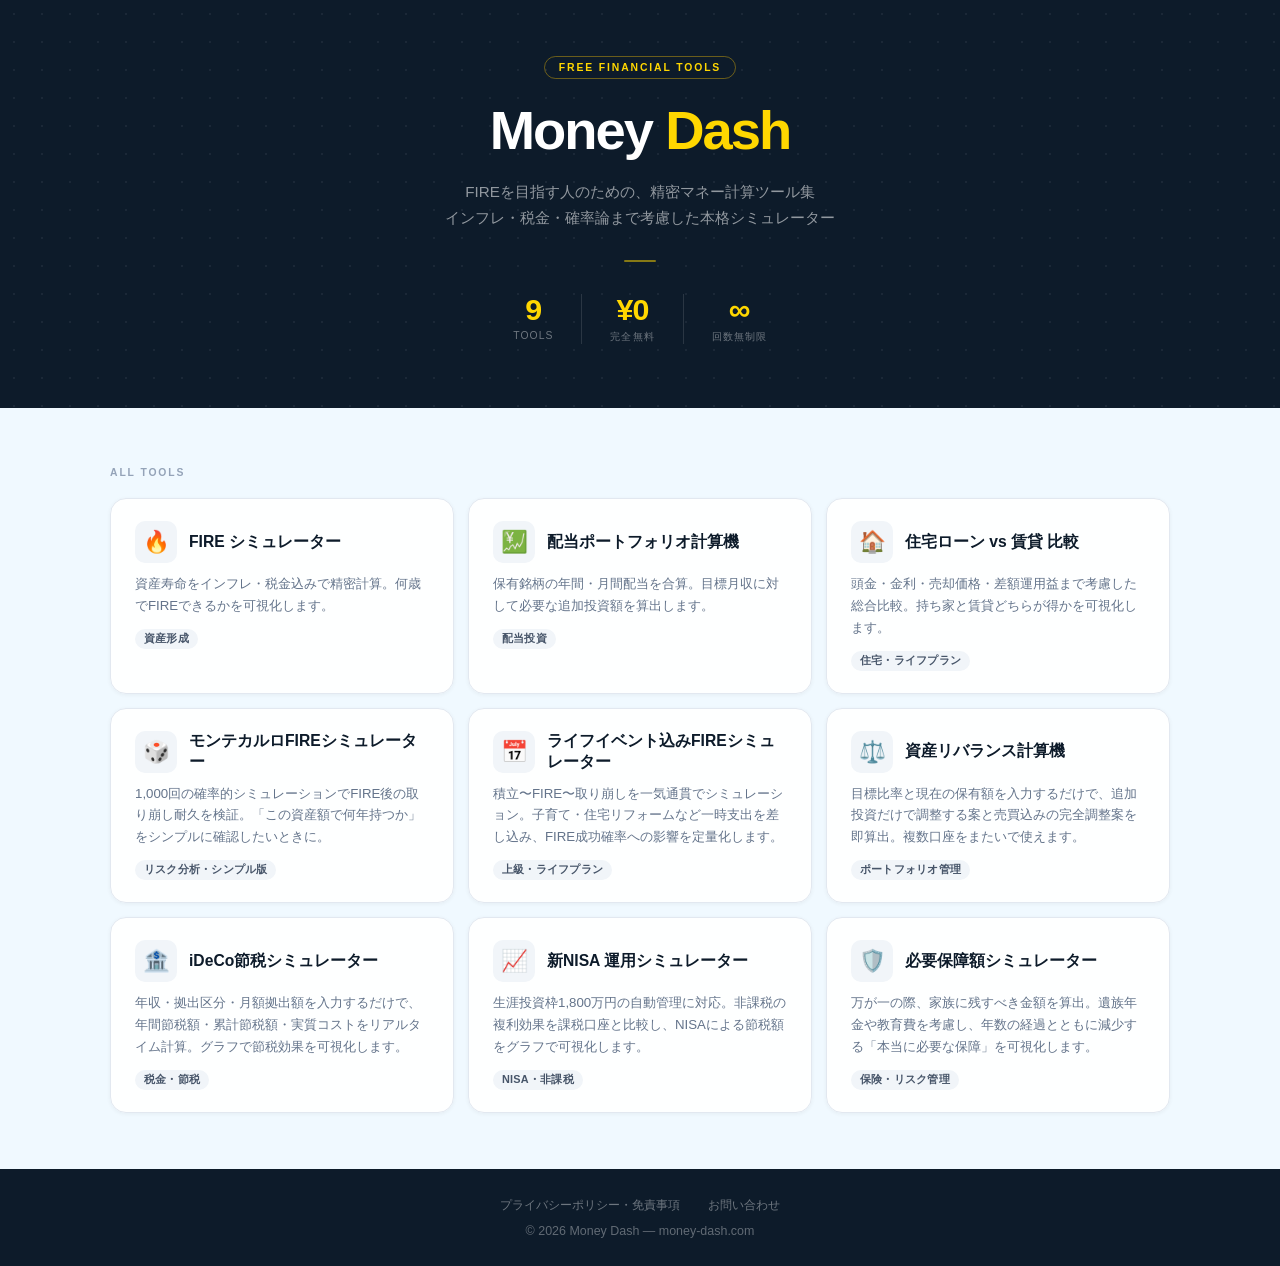
<file: index.html>
<!DOCTYPE html>
<html lang="ja">
<head>
    <meta charset="UTF-8">
    <link rel="icon" href="data:image/svg+xml,<svg xmlns='http://www.w3.org/2000/svg' viewBox='0 0 100 100'><rect width='100' height='100' rx='22' fill='%230D1B2A'/><text x='50' y='57' font-size='36' text-anchor='middle' font-family='Arial' font-weight='bold' fill='%23FFD700'>MD</text><line x1='20' y1='67' x2='80' y2='67' stroke='%23FFD700' stroke-width='4' stroke-linecap='round'/></svg>">
    <meta name="viewport" content="width=device-width, initial-scale=1.0">
    <meta property="og:title" content="Money Dash — 無料マネー計算ツール集">
    <meta property="og:description" content="FIRE、NISA、住宅ローン比較など、一生のお金の問題を可視化する精密シミュレーター。">
    <meta property="og:type" content="website">
    <meta property="og:url" content="https://money-dash.com">
    <meta name="twitter:card" content="summary_large_image">
    <title>Money Dash — マネー計算ツール集</title>
    <!-- Google tag (gtag.js) -->
    <script async src="https://www.googletagmanager.com/gtag/js?id=G-4P1NTQCQPX"></script>
    <script>
      window.dataLayer = window.dataLayer || [];
      function gtag(){dataLayer.push(arguments);}
      gtag('js', new Date());
      gtag('config', 'G-4P1NTQCQPX');
    </script>
    <link rel="stylesheet" href="assets/common.css">
    <style>
        * { box-sizing: border-box; }

        body {
            font-family: 'Helvetica Neue', Arial, sans-serif;
            background: #f0f9ff;
            color: #1e293b;
            margin: 0;
            padding: 0;
            min-height: 100vh;
        }

        /* ---- Hero ---- */
        .hero {
            background: #0D1B2A;
            padding: 56px 20px 64px;
            text-align: center;
            position: relative;
            overflow: hidden;
        }

        /* subtle dot-grid texture */
        .hero::before {
            content: '';
            position: absolute;
            inset: 0;
            background-image: radial-gradient(rgba(255,255,255,0.06) 1px, transparent 1px);
            background-size: 28px 28px;
            pointer-events: none;
        }

        .hero-inner {
            position: relative;
            max-width: 680px;
            margin: 0 auto;
        }

        .hero-badge {
            display: inline-block;
            border: 1px solid rgba(200,160,12,0.5);
            color: #FFD700;
            font-size: 0.65rem;
            font-weight: 700;
            letter-spacing: 0.18em;
            text-transform: uppercase;
            padding: 5px 14px;
            border-radius: 20px;
            margin-bottom: 22px;
        }

        .hero h1 {
            font-size: clamp(2.2rem, 6vw, 3.4rem);
            font-weight: 800;
            color: #ffffff;
            margin: 0 0 4px;
            letter-spacing: -2px;
            line-height: 1.1;
        }

        .hero h1 em {
            font-style: normal;
            color: #FFD700;
        }

        .hero-sub {
            color: rgba(255,255,255,0.55);
            font-size: 0.95rem;
            margin: 18px auto 0;
            line-height: 1.75;
            max-width: 480px;
        }

        .hero-divider {
            width: 32px;
            height: 2px;
            background: rgba(255,215,0,0.5);
            margin: 28px auto 0;
            border-radius: 2px;
        }

        .hero-stats {
            display: flex;
            justify-content: center;
            gap: 0;
            margin-top: 32px;
        }

        .hero-stat {
            text-align: center;
            padding: 0 28px;
            border-right: 1px solid rgba(255,255,255,0.12);
        }
        .hero-stat:last-child { border-right: none; }

        .hero-stat-num {
            font-size: 1.9rem;
            font-weight: 800;
            color: #FFD700;
            letter-spacing: -1px;
            line-height: 1;
        }

        .hero-stat-label {
            font-size: 0.65rem;
            color: rgba(255,255,255,0.4);
            text-transform: uppercase;
            letter-spacing: 0.1em;
            margin-top: 6px;
        }

        /* ---- Tools section ---- */
        .tools-section {
            max-width: 1100px;
            margin: 0 auto;
            padding: 48px 20px 56px;
        }

        .section-label {
            font-size: 0.65rem;
            font-weight: 700;
            letter-spacing: 0.18em;
            text-transform: uppercase;
            color: #94a3b8;
            margin-bottom: 20px;
        }

        .tools-grid {
            display: grid;
            grid-template-columns: 1fr;
            gap: 14px;
        }

        @media (min-width: 540px) {
            .tools-grid { grid-template-columns: repeat(2, 1fr); }
        }

        @media (min-width: 1024px) {
            .tools-grid { grid-template-columns: repeat(3, 1fr); }
        }

        .tool-card {
            background: rgba(255,255,255,0.95);
            border: 1px solid #e2e8f0;
            border-radius: 16px;
            padding: 22px 22px 22px 24px;
            text-decoration: none;
            color: inherit;
            display: block;
            transition: box-shadow 0.2s, transform 0.2s, border-color 0.2s;
            box-shadow: 0 1px 4px rgba(0,0,0,0.05);
            position: relative;
            overflow: hidden;
        }

        .tool-card::before {
            content: '';
            position: absolute;
            left: 0;
            top: 0;
            bottom: 0;
            width: 3px;
            background: transparent;
            transition: background 0.2s;
        }

        .tool-card:hover {
            box-shadow: 0 8px 24px rgba(13,27,42,0.1);
            transform: translateY(-2px);
            border-color: #cbd5e1;
        }

        .tool-card:hover::before {
            background: #C8960C;
        }

        .tool-card-head {
            display: flex;
            align-items: center;
            gap: 12px;
            margin-bottom: 10px;
        }

        .tool-icon {
            font-size: 1.35rem;
            line-height: 1;
            width: 42px;
            height: 42px;
            background: #f1f5f9;
            border-radius: 10px;
            display: flex;
            align-items: center;
            justify-content: center;
            flex-shrink: 0;
        }

        .tool-name {
            font-size: 0.98rem;
            font-weight: 700;
            line-height: 1.3;
            color: #0D1B2A;
        }

        .tool-desc {
            font-size: 0.83rem;
            color: #64748b;
            line-height: 1.65;
        }

        .tool-tag {
            display: inline-block;
            margin-top: 12px;
            background: #f1f5f9;
            color: #475569;
            font-size: 0.68rem;
            font-weight: 600;
            padding: 3px 9px;
            border-radius: 20px;
            letter-spacing: 0.02em;
        }

        /* ---- Footer ---- */
        footer {
            background: #0D1B2A;
            color: rgba(255,255,255,0.35);
            text-align: center;
            padding: 28px 20px;
            font-size: 0.78rem;
        }

        .footer-links {
            margin-bottom: 10px;
        }

        footer a {
            color: rgba(255,255,255,0.4);
            text-decoration: none;
            margin: 0 12px;
        }

        footer a:hover {
            color: rgba(255,255,255,0.7);
        }
    </style>
</head>
<body>

<header class="hero">
    <div class="hero-inner">
        <div class="hero-badge">Free Financial Tools</div>
        <h1>Money <em>Dash</em></h1>
        <p class="hero-sub">FIREを目指す人のための、精密マネー計算ツール集<br>インフレ・税金・確率論まで考慮した本格シミュレーター</p>
        <div class="hero-divider"></div>
        <div class="hero-stats">
            <div class="hero-stat">
                <div class="hero-stat-num">9</div>
                <div class="hero-stat-label">Tools</div>
            </div>
            <div class="hero-stat">
                <div class="hero-stat-num">¥0</div>
                <div class="hero-stat-label">完全無料</div>
            </div>
            <div class="hero-stat">
                <div class="hero-stat-num">∞</div>
                <div class="hero-stat-label">回数無制限</div>
            </div>
        </div>
    </div>
</header>

<section class="tools-section">
    <p class="section-label">All Tools</p>
    <div class="tools-grid">

        <a class="tool-card" href="fire-calculator.html">
            <div class="tool-card-head">
                <div class="tool-icon">🔥</div>
                <div class="tool-name">FIRE シミュレーター</div>
            </div>
            <div class="tool-desc">資産寿命をインフレ・税金込みで精密計算。何歳でFIREできるかを可視化します。</div>
            <span class="tool-tag">資産形成</span>
        </a>

        <a class="tool-card" href="dividend-portfolio.html">
            <div class="tool-card-head">
                <div class="tool-icon">💹</div>
                <div class="tool-name">配当ポートフォリオ計算機</div>
            </div>
            <div class="tool-desc">保有銘柄の年間・月間配当を合算。目標月収に対して必要な追加投資額を算出します。</div>
            <span class="tool-tag">配当投資</span>
        </a>

        <a class="tool-card" href="mortgage-vs-rent.html">
            <div class="tool-card-head">
                <div class="tool-icon">🏠</div>
                <div class="tool-name">住宅ローン vs 賃貸 比較</div>
            </div>
            <div class="tool-desc">頭金・金利・売却価格・差額運用益まで考慮した総合比較。持ち家と賃貸どちらが得かを可視化します。</div>
            <span class="tool-tag">住宅・ライフプラン</span>
        </a>

        <a class="tool-card" href="montecarlo.html">
            <div class="tool-card-head">
                <div class="tool-icon">🎲</div>
                <div class="tool-name">モンテカルロFIREシミュレーター</div>
            </div>
            <div class="tool-desc">1,000回の確率的シミュレーションでFIRE後の取り崩し耐久を検証。「この資産額で何年持つか」をシンプルに確認したいときに。</div>
            <span class="tool-tag">リスク分析・シンプル版</span>
        </a>

        <a class="tool-card" href="lifeevent-fire.html">
            <div class="tool-card-head">
                <div class="tool-icon">📅</div>
                <div class="tool-name">ライフイベント込みFIREシミュレーター</div>
            </div>
            <div class="tool-desc">積立〜FIRE〜取り崩しを一気通貫でシミュレーション。子育て・住宅リフォームなど一時支出を差し込み、FIRE成功確率への影響を定量化します。</div>
            <span class="tool-tag">上級・ライフプラン</span>
        </a>

        <a class="tool-card" href="rebalance.html">
            <div class="tool-card-head">
                <div class="tool-icon">⚖️</div>
                <div class="tool-name">資産リバランス計算機</div>
            </div>
            <div class="tool-desc">目標比率と現在の保有額を入力するだけで、追加投資だけで調整する案と売買込みの完全調整案を即算出。複数口座をまたいで使えます。</div>
            <span class="tool-tag">ポートフォリオ管理</span>
        </a>

        <a class="tool-card" href="ideco.html">
            <div class="tool-card-head">
                <div class="tool-icon">🏦</div>
                <div class="tool-name">iDeCo節税シミュレーター</div>
            </div>
            <div class="tool-desc">年収・拠出区分・月額拠出額を入力するだけで、年間節税額・累計節税額・実質コストをリアルタイム計算。グラフで節税効果を可視化します。</div>
            <span class="tool-tag">税金・節税</span>
        </a>

        <a class="tool-card" href="nisa.html">
            <div class="tool-card-head">
                <div class="tool-icon">📈</div>
                <div class="tool-name">新NISA 運用シミュレーター</div>
            </div>
            <div class="tool-desc">生涯投資枠1,800万円の自動管理に対応。非課税の複利効果を課税口座と比較し、NISAによる節税額をグラフで可視化します。</div>
            <span class="tool-tag">NISA・非課税</span>
        </a>

        <a class="tool-card" href="insurance-needed.html">
            <div class="tool-card-head">
                <div class="tool-icon">🛡️</div>
                <div class="tool-name">必要保障額シミュレーター</div>
            </div>
            <div class="tool-desc">万が一の際、家族に残すべき金額を算出。遺族年金や教育費を考慮し、年数の経過とともに減少する「本当に必要な保障」を可視化します。</div>
            <span class="tool-tag">保険・リスク管理</span>
        </a>

    </div>
</section>

<footer>
    <div class="footer-links">
        <a href="privacy.html">プライバシーポリシー・免責事項</a>
        <a href="https://docs.google.com/forms/d/e/1FAIpQLSfcU8UWEOnSuYY_kcmbOS2hraQ7HVrnUQq1cOif-BxDue2jgA/viewform" target="_blank" rel="noopener">お問い合わせ</a>
    </div>
    &copy; 2026 Money Dash — money-dash.com
</footer>

</body>
</html>
</file>
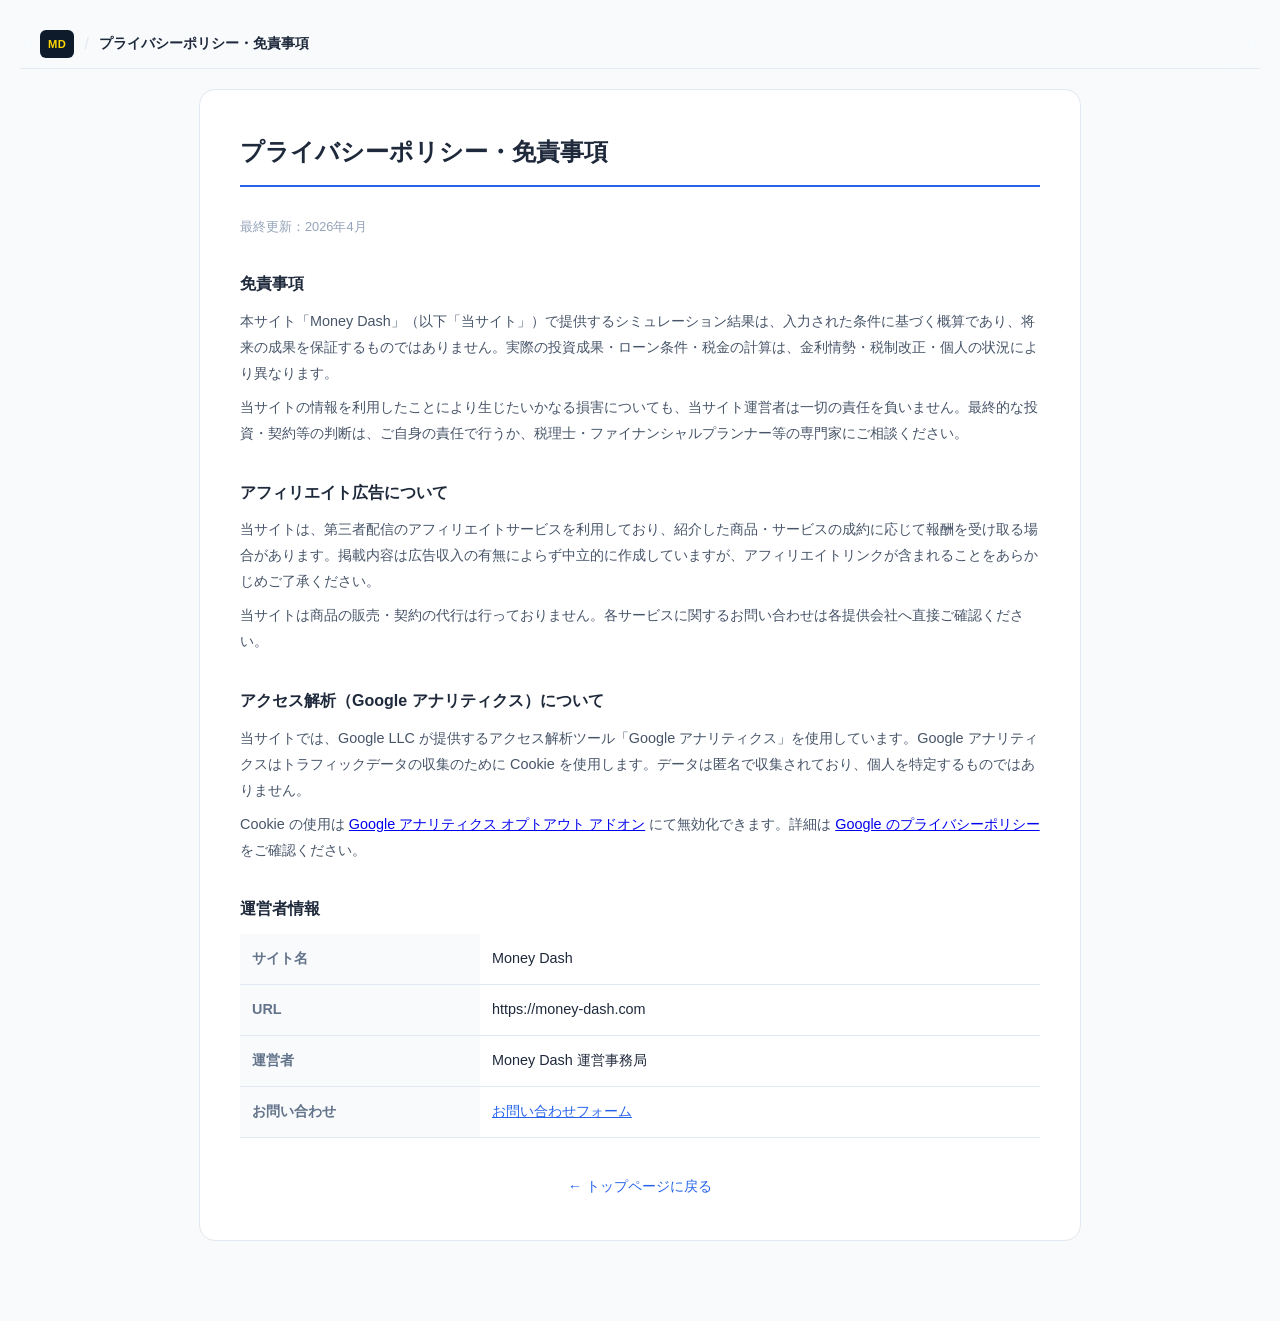
<file: privacy.html>
<!DOCTYPE html>
<html lang="ja">
<head>
    <meta charset="UTF-8">
    <link rel="icon" href="data:image/svg+xml,<svg xmlns='http://www.w3.org/2000/svg' viewBox='0 0 100 100'><rect width='100' height='100' rx='22' fill='%230D1B2A'/><text x='50' y='57' font-size='36' text-anchor='middle' font-family='Arial' font-weight='bold' fill='%23FFD700'>MD</text><line x1='20' y1='67' x2='80' y2='67' stroke='%23FFD700' stroke-width='4' stroke-linecap='round'/></svg>">
    <meta name="viewport" content="width=device-width, initial-scale=1.0">
    <title>プライバシーポリシー・免責事項 | Money Dash</title>
    <!-- Google tag (gtag.js) -->
    <script async src="https://www.googletagmanager.com/gtag/js?id=G-4P1NTQCQPX"></script>
    <script>
      window.dataLayer = window.dataLayer || [];
      function gtag(){dataLayer.push(arguments);}
      gtag('js', new Date());
      gtag('config', 'G-4P1NTQCQPX');
    </script>
    <link rel="stylesheet" href="assets/common.css">
    <style>
        body {
            background: #f8fafc;
            font-family: -apple-system, BlinkMacSystemFont, "Segoe UI", Roboto, sans-serif;
            color: #1e293b;
            line-height: 1.8;
            margin: 0;
            padding: 20px;
        }
        .container {
            max-width: 800px;
            margin: 0 auto 60px;
            background: white;
            padding: 40px;
            border-radius: 16px;
            border: 1px solid #e2e8f0;
        }
        h1 {
            font-size: 1.5rem;
            font-weight: 800;
            margin: 0 0 28px;
            padding-bottom: 12px;
            border-bottom: 2px solid #2563eb;
        }
        h2 {
            font-size: 1rem;
            font-weight: 700;
            margin: 32px 0 10px;
            color: #1e293b;
        }
        p, li { font-size: 0.9rem; color: #475569; margin: 0 0 8px; }
        ul { padding-left: 1.4em; }
        .info-table { width: 100%; border-collapse: collapse; margin-top: 8px; }
        .info-table th, .info-table td { text-align: left; padding: 12px; border-bottom: 1px solid #e2e8f0; font-size: 0.9rem; }
        .info-table th { width: 30%; background: #f8fafc; color: #64748b; font-weight: 600; }
        .back-link { display: block; text-align: center; margin-top: 36px; color: #2563eb; text-decoration: none; font-size: 0.9rem; }
        .back-link:hover { text-decoration: underline; }
        .updated { font-size: 0.8rem; color: #94a3b8; margin-bottom: 24px; }
    </style>
</head>
<body>

<nav class="site-nav">
    <a href="index.html" class="nav-logo">MD</a>
    <span class="nav-sep">/</span>
    <span class="nav-current">プライバシーポリシー・免責事項</span>
</nav>

<div class="container">
    <h1>プライバシーポリシー・免責事項</h1>
    <p class="updated">最終更新：2026年4月</p>

    <section>
        <h2>免責事項</h2>
        <p>本サイト「Money Dash」（以下「当サイト」）で提供するシミュレーション結果は、入力された条件に基づく概算であり、将来の成果を保証するものではありません。実際の投資成果・ローン条件・税金の計算は、金利情勢・税制改正・個人の状況により異なります。</p>
        <p>当サイトの情報を利用したことにより生じたいかなる損害についても、当サイト運営者は一切の責任を負いません。最終的な投資・契約等の判断は、ご自身の責任で行うか、税理士・ファイナンシャルプランナー等の専門家にご相談ください。</p>
    </section>

    <section>
        <h2>アフィリエイト広告について</h2>
        <p>当サイトは、第三者配信のアフィリエイトサービスを利用しており、紹介した商品・サービスの成約に応じて報酬を受け取る場合があります。掲載内容は広告収入の有無によらず中立的に作成していますが、アフィリエイトリンクが含まれることをあらかじめご了承ください。</p>
        <p>当サイトは商品の販売・契約の代行は行っておりません。各サービスに関するお問い合わせは各提供会社へ直接ご確認ください。</p>
    </section>

    <section>
        <h2>アクセス解析（Google アナリティクス）について</h2>
        <p>当サイトでは、Google LLC が提供するアクセス解析ツール「Google アナリティクス」を使用しています。Google アナリティクスはトラフィックデータの収集のために Cookie を使用します。データは匿名で収集されており、個人を特定するものではありません。</p>
        <p>Cookie の使用は <a href="https://tools.google.com/dlpage/gaoptout" target="_blank" rel="noopener">Google アナリティクス オプトアウト アドオン</a> にて無効化できます。詳細は <a href="https://policies.google.com/privacy" target="_blank" rel="noopener">Google のプライバシーポリシー</a> をご確認ください。</p>
    </section>

    <section>
        <h2>運営者情報</h2>
        <table class="info-table">
            <tr>
                <th>サイト名</th>
                <td>Money Dash</td>
            </tr>
            <tr>
                <th>URL</th>
                <td>https://money-dash.com</td>
            </tr>
            <tr>
                <th>運営者</th>
                <td>Money Dash 運営事務局</td>
            </tr>
            <tr>
                <th>お問い合わせ</th>
                <td><a href="https://docs.google.com/forms/d/e/1FAIpQLSfcU8UWEOnSuYY_kcmbOS2hraQ7HVrnUQq1cOif-BxDue2jgA/viewform" target="_blank" rel="noopener" style="color: #2563eb;">お問い合わせフォーム</a></td>
            </tr>
        </table>
    </section>

    <a href="index.html" class="back-link">← トップページに戻る</a>
</div>

</body>
</html>
</file>
<file: assets/common.css>
/* ===================================
   Money Dash — 共通スタイル
   =================================== */

/* ---- ナビゲーション ---- */
.site-nav {
    position: sticky;
    top: 0;
    z-index: 100;
    backdrop-filter: blur(14px);
    -webkit-backdrop-filter: blur(14px);
    background: rgba(248,250,252,0.88);
    border-bottom: 1px solid rgba(226,232,240,0.8);
    height: 48px;
    display: flex;
    align-items: center;
    gap: 10px;
    padding: 0 20px;
    margin-bottom: 20px;
}

.nav-logo {
    background: #0D1B2A;
    color: #FFD700;
    font-weight: 800;
    font-size: 0.7rem;
    letter-spacing: 0.5px;
    padding: 4px 8px;
    border-radius: 6px;
    text-decoration: none;
    flex-shrink: 0;
}

.nav-sep { color: #e2e8f0; font-size: 1rem; line-height: 1; }

.nav-current {
    color: #1e293b;
    font-size: 0.85rem;
    font-weight: 600;
    white-space: nowrap;
    overflow: hidden;
    text-overflow: ellipsis;
}

/* ---- アフィリエイトセクション ---- */
.affiliate-section {
    margin-top: 32px;
    padding: 24px;
    background: #f8fafc;
    border-radius: 16px;
    border: 1px solid #e2e8f0;
}
.affiliate-label { margin: 0 0 4px; font-size: 0.75rem; font-weight: 700; color: #64748b; letter-spacing: 0.05em; }
.affiliate-title { margin: 0 0 16px; font-size: 0.95rem; font-weight: 600; color: #1e293b; }
.affiliate-buttons { display: grid; grid-template-columns: 1fr 1fr; gap: 12px; }
.affiliate-btn {
    display: block;
    padding: 14px 20px;
    color: white;
    border-radius: 10px;
    text-decoration: none;
    text-align: center;
    font-weight: 700;
    font-size: 0.9rem;
}
.affiliate-btn-moomoo { background: #FF8C00; }
.affiliate-btn-matsui { background: #1a6b3a; }
.affiliate-btn-dmm { background: #e60012; }
.affiliate-btn-tossy { background: #FF1493; }
.affiliate-note { margin: 12px 0 0; font-size: 0.75rem; color: #94a3b8; }
.affiliate-sister { margin: 4px 0 0; font-size: 0.75rem; color: #94a3b8; }
.affiliate-sister a { color: #94a3b8; text-decoration: none; }
.affiliate-sister a:hover { text-decoration: underline; }

/* ---- 関連ツールセクション ---- */
.related-tools-wrap { margin: 0 auto; padding: 0 20px 32px; }
.related-tools-inner { padding: 20px 0 16px; border-top: 1px solid #e2e8f0; }
.related-tools-title {
    font-size: 0.7rem;
    font-weight: 700;
    color: #94a3b8;
    margin: 0 0 12px;
    letter-spacing: 0.08em;
    text-transform: uppercase;
}
.related-tools-grid {
    display: grid;
    grid-template-columns: repeat(auto-fit, minmax(180px, 1fr));
    gap: 10px;
}
.related-tool-card {
    display: flex;
    align-items: center;
    gap: 10px;
    background: #fff;
    border: 1px solid #e2e8f0;
    border-radius: 10px;
    padding: 12px 14px;
    text-decoration: none;
    color: inherit;
    transition: box-shadow 0.2s;
}
.related-tool-card:hover { box-shadow: 0 4px 12px rgba(37,99,235,0.1); }
.related-tool-icon { font-size: 1.4rem; line-height: 1; flex-shrink: 0; }
.related-tool-name { font-weight: 700; font-size: 0.8rem; color: #1e293b; line-height: 1.3; }
.related-tool-desc { font-size: 0.7rem; color: #64748b; margin-top: 2px; }

/* ---- 免責 ---- */
.disclaimer { font-size: 0.75rem; color: #64748b; text-align: center; line-height: 1.6; margin: 0; }

/* ---- シェアボタン ---- */
.share-area {
    display: flex;
    align-items: center;
    gap: 10px;
    margin: 20px 0 4px;
    flex-wrap: wrap;
}
.share-label { font-size: 0.82rem; font-weight: 600; color: #64748b; }
.share-btn {
    display: inline-flex;
    align-items: center;
    padding: 7px 16px;
    border-radius: 20px;
    font-size: 0.82rem;
    font-weight: 700;
    text-decoration: none;
    transition: opacity 0.2s;
}
.share-btn:hover { opacity: 0.82; }
.share-btn-x { background: #000; color: #fff; }
.share-btn-line { background: #06C755; color: #fff; }
.share-note { font-size: 0.75rem; color: #94a3b8; }
.share-privacy { flex-basis: 100%; font-size: 0.75rem; color: #94a3b8; margin-top: 2px; }
</file>
